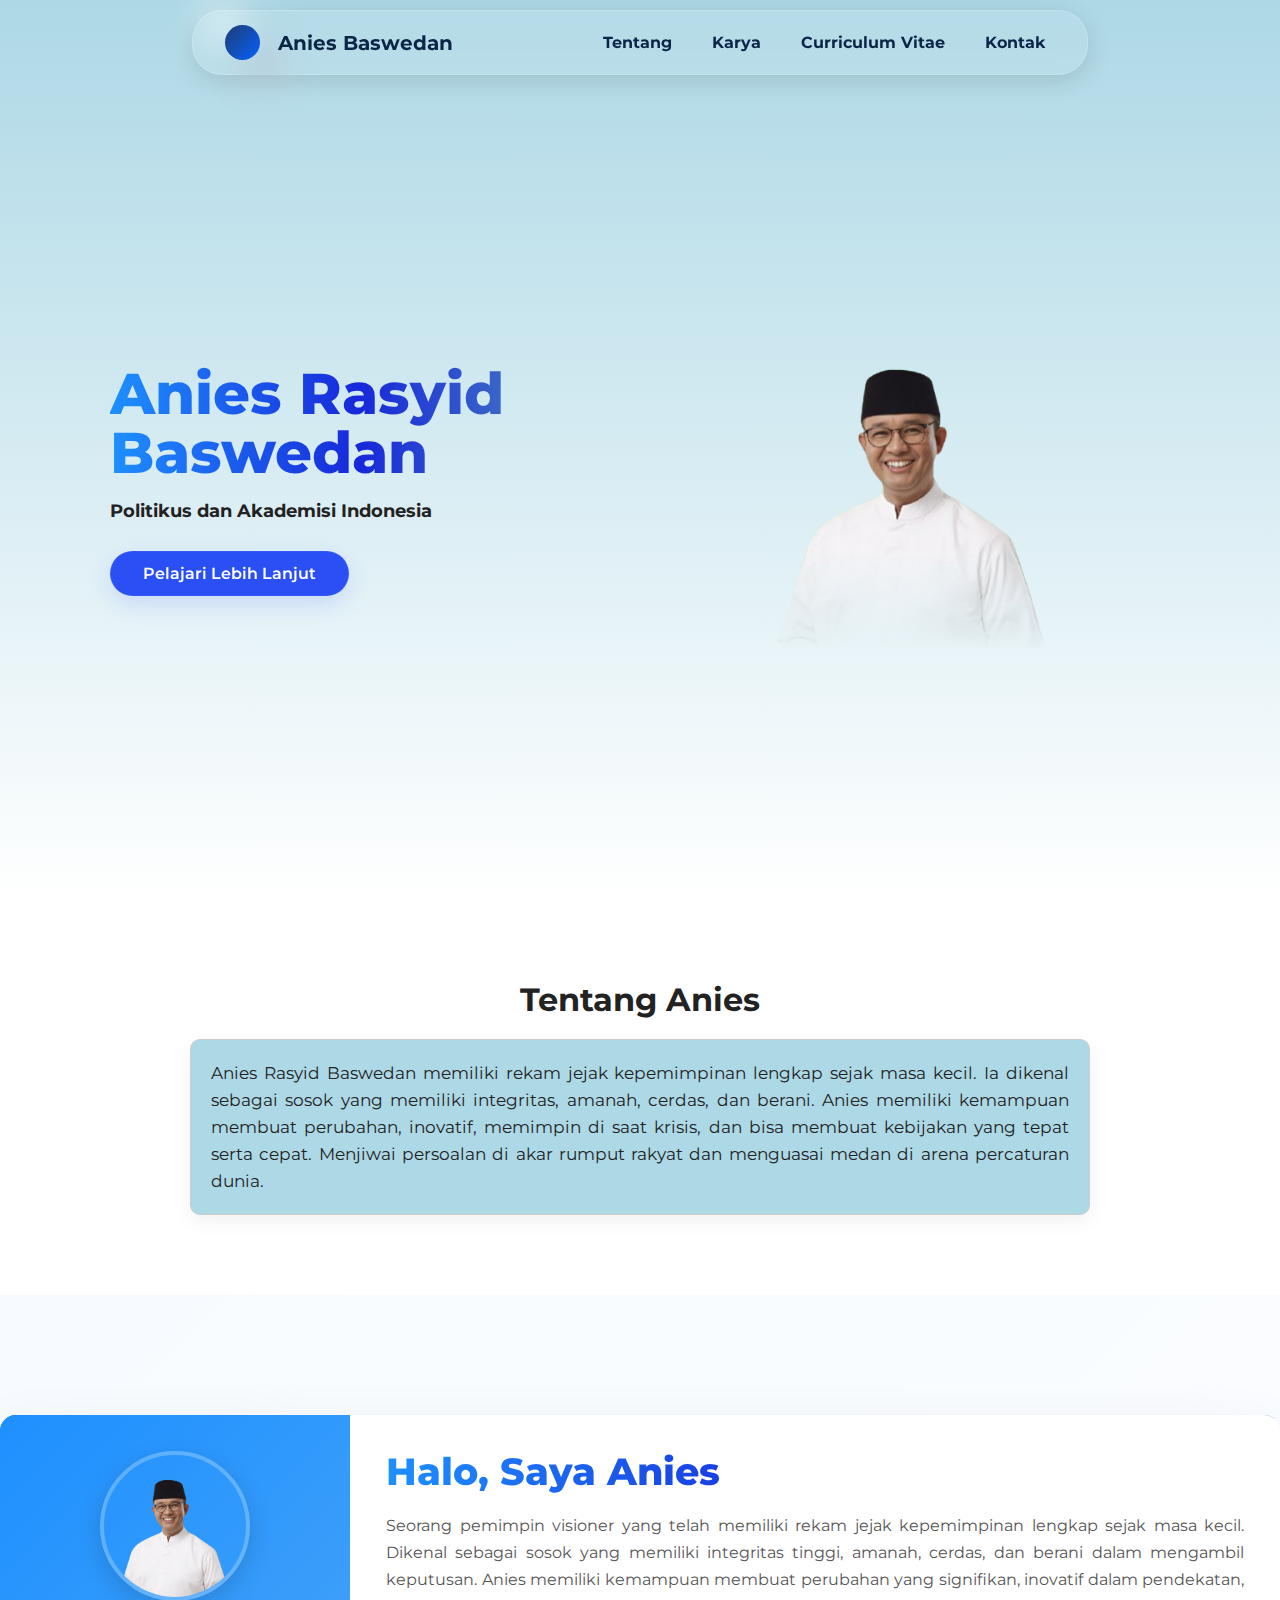
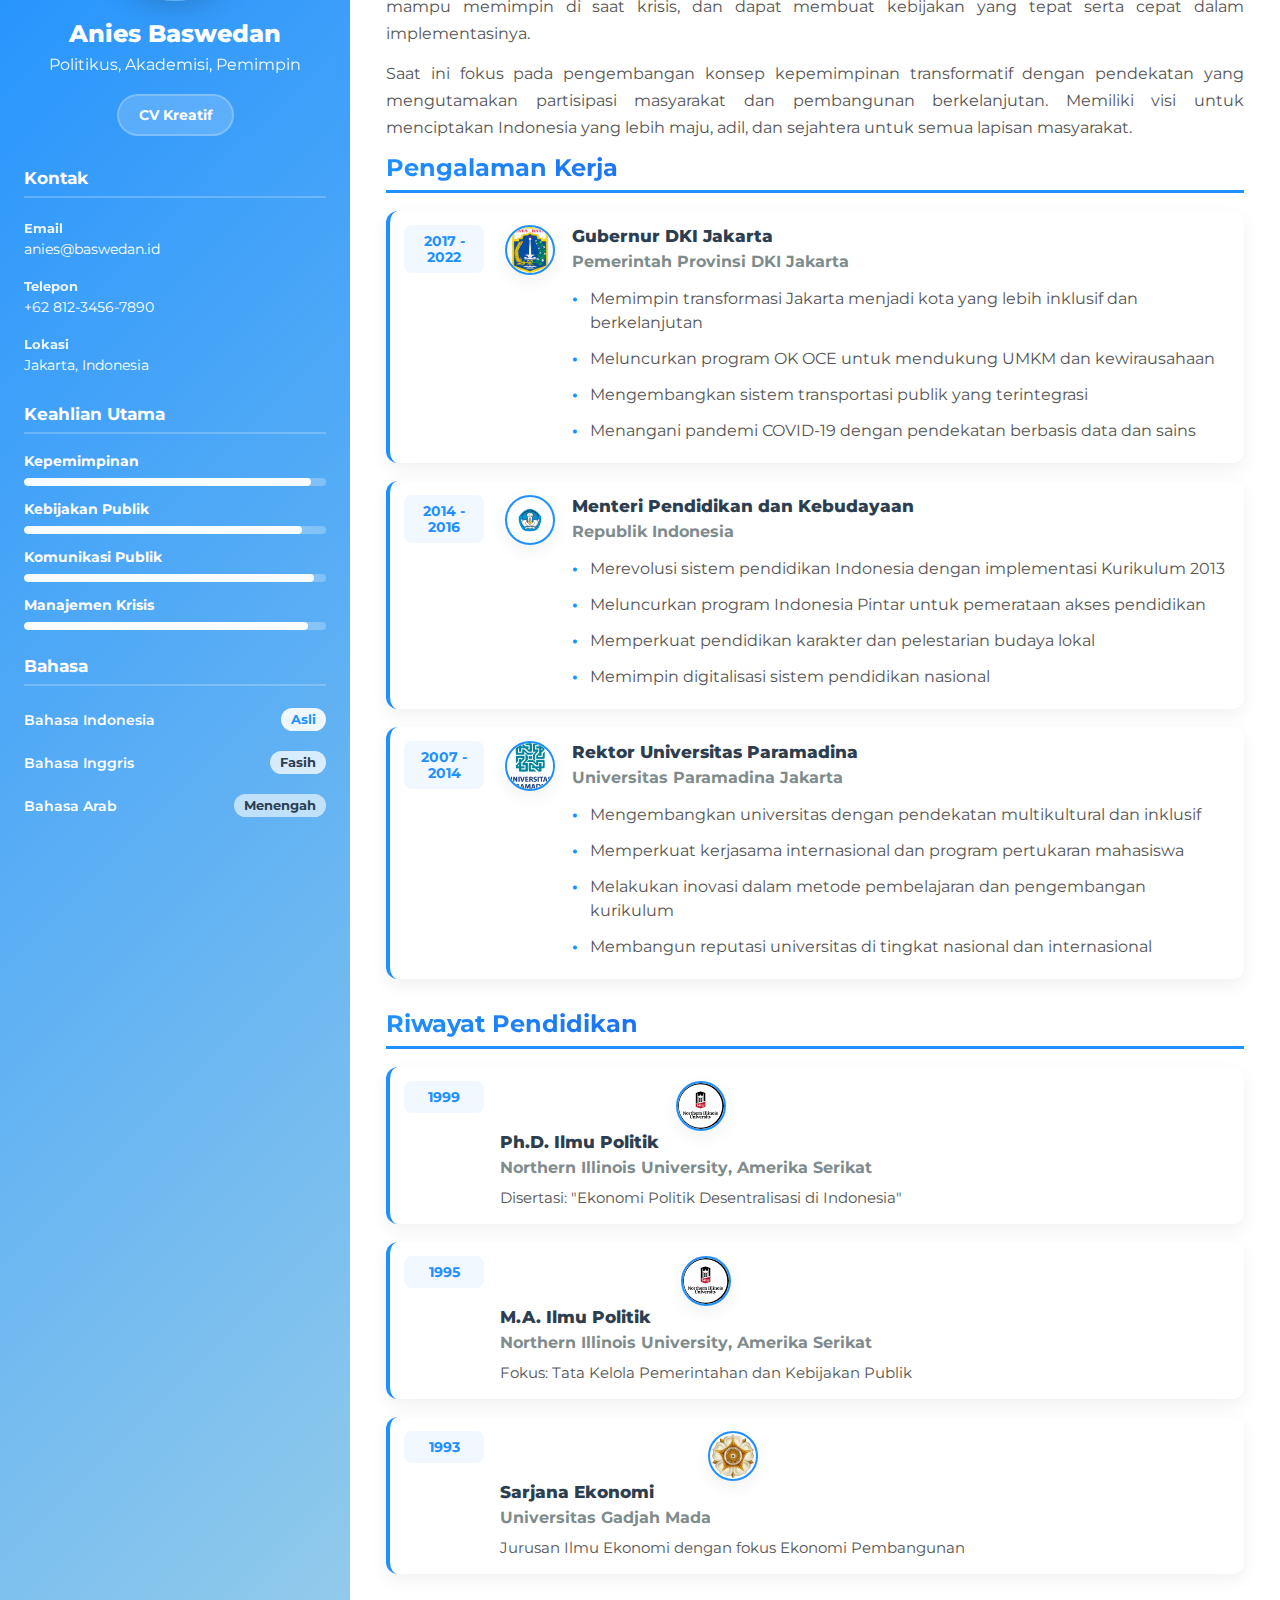
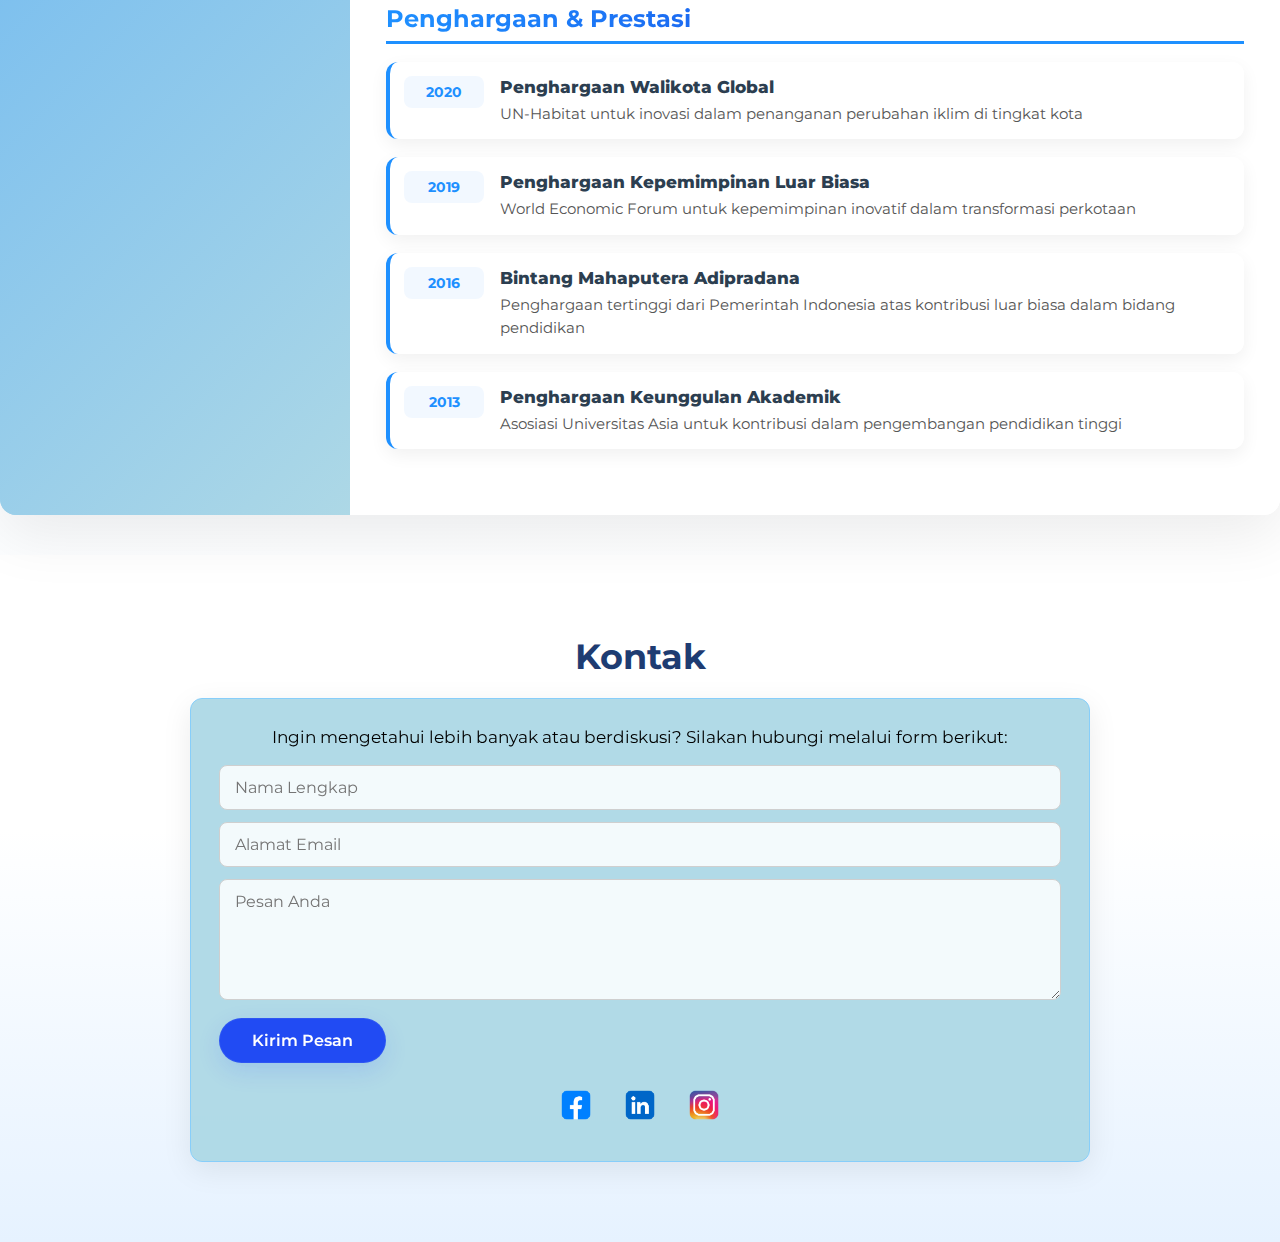
<file: index.html>
<!DOCTYPE html>
<html lang="en">
  <head>
    <meta charset="UTF-8" />
    <meta name="viewport" content="width=device-width, initial-scale=1.0" />
    <title>Anies Baswedan</title>
    <link rel="stylesheet" href="style.css" />
    <link rel="preconnect" href="https://fonts.googleapis.com" />
    <link rel="preconnect" href="https://fonts.gstatic.com" crossorigin />
    <link
      href="https://fonts.googleapis.com/css2?family=Lusitana:wght@400;700&family=Montserrat:ital,wght@0,100..900;1,100..900&display=swap"
      rel="stylesheet"
    />
  </head>
  <body>
    <header>
      <nav>
        <div class="logo-container">
          <div class="circle" aria-hidden="true"></div>
          <div class="logo">Anies Baswedan</div>
        </div>
        <ul class="nav-links">
          <li><a href="#about">Tentang</a></li>
          <li><a href="karya.html">Karya</a></li>
          <li><a href="#cv">Curriculum Vitae</a></li>
          <li><a href="#contact">Kontak</a></li>
        </ul>
      </nav>
    </header>

    <section class="hero">
      <div class="hero-content">
        <div class="text-block">
          <h1>Anies Rasyid Baswedan</h1>
          <p>Politikus dan Akademisi Indonesia</p>
          <a href="#about" class="cta-button">Pelajari Lebih Lanjut</a>
        </div>
        <div class="image-block">
          <img src="assets/abah.png" alt="foto abah" />
        </div>
      </div>
    </section>

    <section id="about">
        <h1>Tentang Anies</h1>
        <div class="about-container">
            <p>Anies Rasyid Baswedan memiliki rekam jejak kepemimpinan lengkap sejak masa kecil. Ia dikenal sebagai sosok yang memiliki integritas, amanah, cerdas, dan berani. Anies memiliki kemampuan membuat perubahan, inovatif, memimpin di saat krisis, dan bisa membuat kebijakan yang tepat serta cepat. Menjiwai persoalan di akar rumput rakyat dan menguasai medan di arena percaturan dunia.</p>
        </div>
    </section>

    <section id="cv">
        <div class="cv-container">
            <div class="cv-sidebar">
                <div class="profile-section">
                    <div class="profile-photo">
                        <img src="assets/abah.png" alt="Anies Baswedan" />
                    </div>
                    <h2 class="profile-name">Anies Baswedan</h2>
                    <p class="profile-title">Politikus, Akademisi, Pemimpin</p>
                    
                    <div class="profile-links">
                        <a href="#" class="cv-button">CV Kreatif</a>
                    </div>
                </div>
                
                <div class="contact-section">
                    <h3>Kontak</h3>
                    <div class="contact-item">
                        <span class="contact-label">Email</span>
                        <span class="contact-value">anies@baswedan.id</span>
                    </div>
                    <div class="contact-item">
                        <span class="contact-label">Telepon</span>
                        <span class="contact-value">+62 812-3456-7890</span>
                    </div>
                    <div class="contact-item">
                        <span class="contact-label">Lokasi</span>
                        <span class="contact-value">Jakarta, Indonesia</span>
                    </div>
                </div>

                <div class="skills-section">
                    <h3>Keahlian Utama</h3>
                    <div class="skill-item">
                        <span class="skill-name">Kepemimpinan</span>
                        <div class="skill-bar">
                            <div class="skill-fill" style="width: 95%"></div>
                        </div>
                    </div>
                    <div class="skill-item">
                        <span class="skill-name">Kebijakan Publik</span>
                        <div class="skill-bar">
                            <div class="skill-fill" style="width: 92%"></div>
                        </div>
                    </div>
                    <div class="skill-item">
                        <span class="skill-name">Komunikasi Publik</span>
                        <div class="skill-bar">
                            <div class="skill-fill" style="width: 96%"></div>
                        </div>
                    </div>
                    <div class="skill-item">
                        <span class="skill-name">Manajemen Krisis</span>
                        <div class="skill-bar">
                            <div class="skill-fill" style="width: 94%"></div>
                        </div>
                    </div>
                </div>

                <div class="languages-section">
                    <h3>Bahasa</h3>
                    <div class="language-item">
                        <span class="language-name">Bahasa Indonesia</span>
                        <span class="language-level native">Asli</span>
                    </div>
                    <div class="language-item">
                        <span class="language-name">Bahasa Inggris</span>
                        <span class="language-level fluent">Fasih</span>
                    </div>
                    <div class="language-item">
                        <span class="language-name">Bahasa Arab</span>
                        <span class="language-level intermediate">Menengah</span>
                    </div>
                </div>
            </div>

            <div class="cv-content">
                <div class="cv-header">
                    <h1>Halo, Saya Anies</h1>
                </div>

                <div class="cv-about">
                    <p>Seorang pemimpin visioner yang telah memiliki rekam jejak kepemimpinan 
                    lengkap sejak masa kecil. Dikenal sebagai sosok yang memiliki integritas tinggi, amanah, cerdas, 
                    dan berani dalam mengambil keputusan. Anies memiliki kemampuan membuat perubahan yang signifikan, 
                    inovatif dalam pendekatan, mampu memimpin di saat krisis, dan dapat membuat kebijakan yang tepat 
                    serta cepat dalam implementasinya.</p>
                    
                    <p>Saat ini fokus pada pengembangan konsep kepemimpinan transformatif dengan pendekatan yang 
                    mengutamakan partisipasi masyarakat dan pembangunan berkelanjutan. Memiliki visi untuk menciptakan 
                    Indonesia yang lebih maju, adil, dan sejahtera untuk semua lapisan masyarakat.</p>
                </div>

                <div class="cv-section">
                    <h2>Pengalaman Kerja</h2>
                    <div class="experience-list">
                        <div class="experience-item">
                            <div class="experience-period">2017 - 2022</div>
                            <div class="experience-content">
                                <div class="experience-logo-container">
                                    <div class="experience-logo">
                                        <img src="assets/DKI Jakarta.png" alt="Logo DKI Jakarta" />
                                    </div>
                                </div>
                                <div class="experience-text">
                                    <h3>Gubernur DKI Jakarta</h3>
                                    <h4>Pemerintah Provinsi DKI Jakarta</h4>
                                    <ul>
                                        <li>Memimpin transformasi Jakarta menjadi kota yang lebih inklusif dan berkelanjutan</li>
                                        <li>Meluncurkan program OK OCE untuk mendukung UMKM dan kewirausahaan</li>
                                        <li>Mengembangkan sistem transportasi publik yang terintegrasi</li>
                                        <li>Menangani pandemi COVID-19 dengan pendekatan berbasis data dan sains</li>
                                    </ul>
                                </div>
                            </div>
                        </div>

                        <div class="experience-item">
                            <div class="experience-period">2014 - 2016</div>
                            <div class="experience-content">
                                <div class="experience-logo-container">
                                    <div class="experience-logo">
                                        <img src="assets/logo_kemdikbud_thumb.png" alt="Logo Kemendikbud" />
                                    </div>
                                </div>
                                <div class="experience-text">
                                    <h3>Menteri Pendidikan dan Kebudayaan</h3>
                                    <h4>Republik Indonesia</h4>
                                    <ul>
                                        <li>Merevolusi sistem pendidikan Indonesia dengan implementasi Kurikulum 2013</li>
                                        <li>Meluncurkan program Indonesia Pintar untuk pemerataan akses pendidikan</li>
                                        <li>Memperkuat pendidikan karakter dan pelestarian budaya lokal</li>
                                        <li>Memimpin digitalisasi sistem pendidikan nasional</li>
                                    </ul>
                                </div>
                            </div>
                        </div>

                        <div class="experience-item">
                            <div class="experience-period">2007 - 2014</div>
                            <div class="experience-content">
                                <div class="experience-logo-container">
                                    <div class="experience-logo">
                                        <img src="assets/Paramadina.jpg" alt="Logo Universitas Paramadina" />
                                    </div>
                                </div>
                                <div class="experience-text">
                                    <h3>Rektor Universitas Paramadina</h3>
                                    <h4>Universitas Paramadina Jakarta</h4>
                                    <ul>
                                        <li>Mengembangkan universitas dengan pendekatan multikultural dan inklusif</li>
                                        <li>Memperkuat kerjasama internasional dan program pertukaran mahasiswa</li>
                                        <li>Melakukan inovasi dalam metode pembelajaran dan pengembangan kurikulum</li>
                                        <li>Membangun reputasi universitas di tingkat nasional dan internasional</li>
                                    </ul>
                                </div>
                            </div>
                        </div>
                    </div>
                </div>

                <div class="cv-section">
                    <h2>Riwayat Pendidikan</h2>
                    <div class="education-list">
                        <div class="education-item">
                            <div class="education-period">1999</div>
                            <div class="education-content">
                                <div class="education-logo-container">
                                    <div class="education-logo">
                                        <img src="assets/NIU University.png" alt="Logo Northern Illinois University" />
                                    </div>
                                </div>
                                <div class="education-text">
                                    <h3>Ph.D. Ilmu Politik</h3>
                                    <h4>Northern Illinois University, Amerika Serikat</h4>
                                    <p>Disertasi: "Ekonomi Politik Desentralisasi di Indonesia"</p>
                                </div>
                            </div>
                        </div>

                        <div class="education-item">
                            <div class="education-period">1995</div>
                            <div class="education-content">
                                <div class="education-logo-container">
                                    <div class="education-logo">
                                        <img src="assets/NIU University.png" alt="Logo Northern Illinois University" />
                                    </div>
                                </div>
                                <div class="education-text">
                                    <h3>M.A. Ilmu Politik</h3>
                                    <h4>Northern Illinois University, Amerika Serikat</h4>
                                    <p>Fokus: Tata Kelola Pemerintahan dan Kebijakan Publik</p>
                                </div>
                            </div>
                        </div>

                        <div class="education-item">
                            <div class="education-period">1993</div>
                            <div class="education-content">
                                <div class="education-logo-container">
                                    <div class="education-logo">
                                        <img src="assets/Logo UGM.png" alt="Logo Universitas Gadjah Mada" />
                                    </div>
                                </div>
                                <div class="education-text">
                                    <h3>Sarjana Ekonomi</h3>
                                    <h4>Universitas Gadjah Mada</h4>
                                    <p>Jurusan Ilmu Ekonomi dengan fokus Ekonomi Pembangunan</p>
                                </div>
                            </div>
                        </div>
                    </div>
                </div>

                <div class="cv-section">
                    <h2>Penghargaan & Prestasi</h2>
                    <div class="awards-list">
                        <div class="award-item">
                            <div class="award-year">2020</div>
                            <div class="award-content">
                                <h3>Penghargaan Walikota Global</h3>
                                <p>UN-Habitat untuk inovasi dalam penanganan perubahan iklim di tingkat kota</p>
                            </div>
                        </div>

                        <div class="award-item">
                            <div class="award-year">2019</div>
                            <div class="award-content">
                                <h3>Penghargaan Kepemimpinan Luar Biasa</h3>
                                <p>World Economic Forum untuk kepemimpinan inovatif dalam transformasi perkotaan</p>
                            </div>
                        </div>

                        <div class="award-item">
                            <div class="award-year">2016</div>
                            <div class="award-content">
                                <h3>Bintang Mahaputera Adipradana</h3>
                                <p>Penghargaan tertinggi dari Pemerintah Indonesia atas kontribusi luar biasa dalam bidang pendidikan</p>
                            </div>
                        </div>

                        <div class="award-item">
                            <div class="award-year">2013</div>
                            <div class="award-content">
                                <h3>Penghargaan Keunggulan Akademik</h3>
                                <p>Asosiasi Universitas Asia untuk kontribusi dalam pengembangan pendidikan tinggi</p>
                            </div>
                        </div>
                    </div>
                </div>
            </div>
        </div>
    </section>

    <section id="contact">
      <h1>Kontak</h1>
      <div class="contact-container">
        <p>Ingin mengetahui lebih banyak atau berdiskusi? Silakan hubungi melalui form berikut:</p>
    
      <form class="contact-form">
        <input type="text" placeholder="Nama Lengkap" required>
        <input type="email" placeholder="Alamat Email" required>
        <textarea placeholder="Pesan Anda" rows="5" required></textarea>
        <button type="submit" class="cta-button">Kirim Pesan</button>
      </form>

      <div class="social-links">
        <a href="https://www.facebook.com/aniesbaswedan" target="_blank"><img src="assets/fb.png" alt="Facebook"></a>
        <a href="https://www.linkedin.com/in/aniesrasyidbaswedan/" target="_blank"><img src="assets/linkedin.png" alt="LinkedIn"></a>
        <a href="https://www.instagram.com/aniesbaswedan/" target="_blank"><img src="assets/ig.png" alt="Instagram"></a>
      </div>
  </div>
</section>

  </body>
</html>
</file>
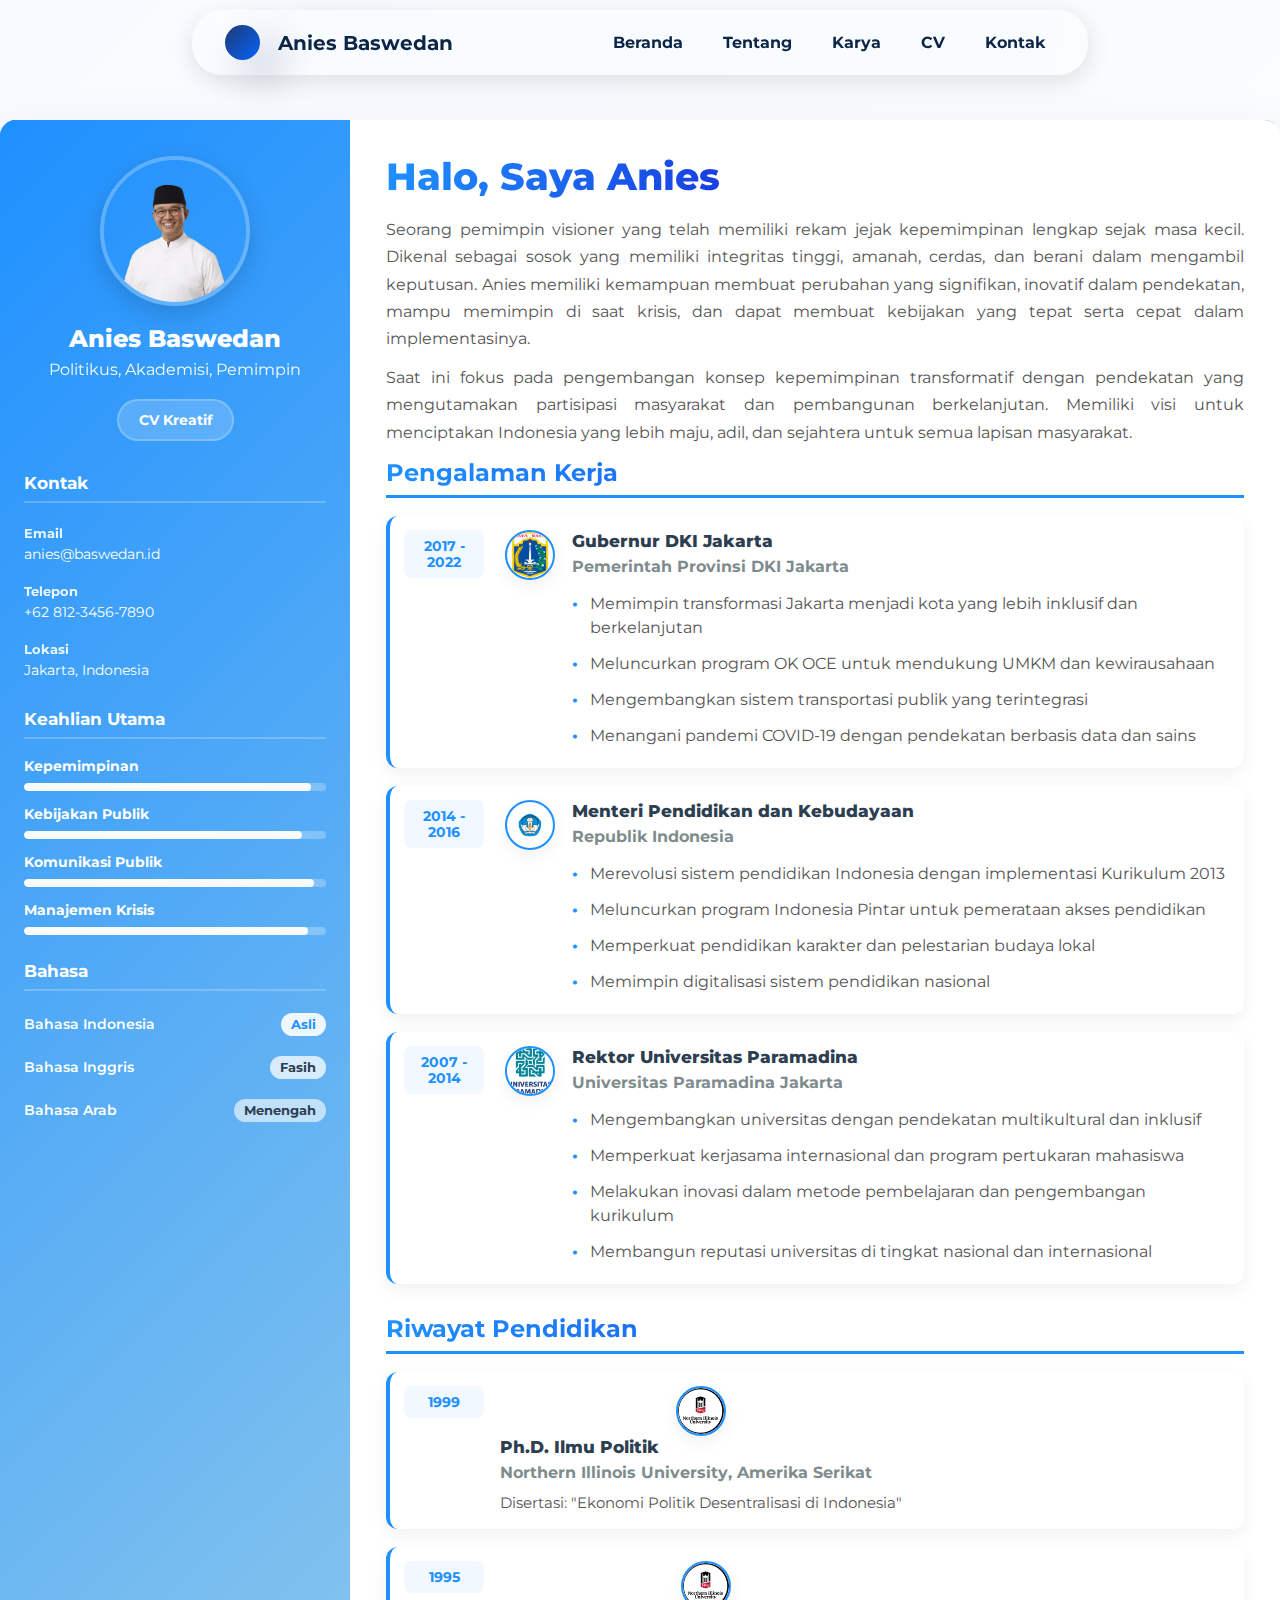
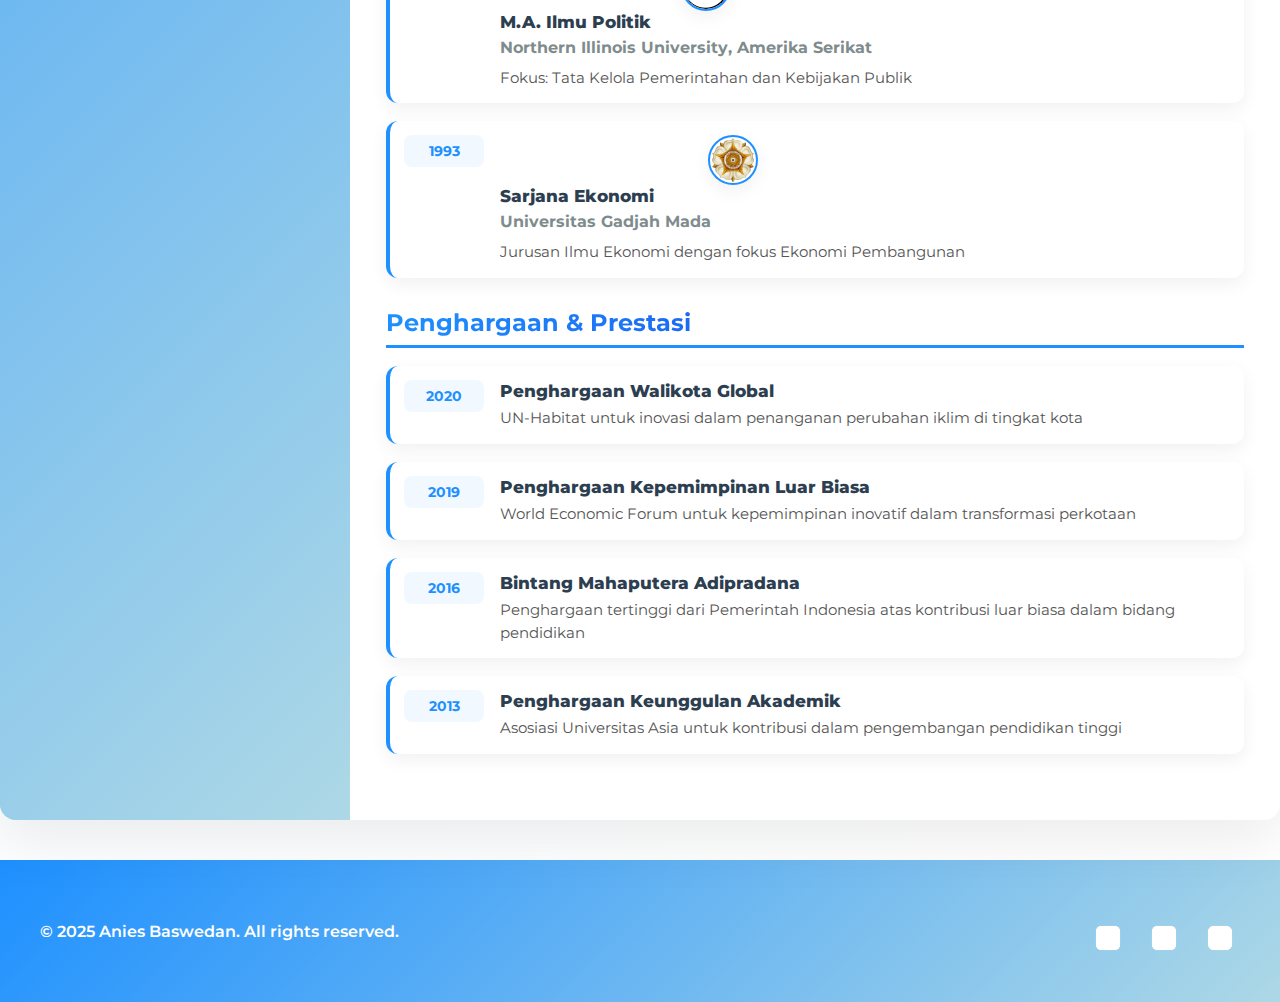
<file: cv.html>
<!DOCTYPE html>
<html lang="en">
  <head>
    <meta charset="UTF-8" />
    <meta name="viewport" content="width=device-width, initial-scale=1.0" />
    <title>CV - Anies Baswedan</title>
    <link rel="stylesheet" href="style.css" />
    <link rel="preconnect" href="https://fonts.googleapis.com" />
    <link rel="preconnect" href="https://fonts.gstatic.com" crossorigin />
    <link
      href="https://fonts.googleapis.com/css2?family=Lusitana:wght@400;700&family=Montserrat:ital,wght@0,100..900;1,100..900&display=swap"
      rel="stylesheet"
    />
  </head>
  <body>
    <header>
      <nav>
        <div class="logo-container">
          <div class="circle" aria-hidden="true"></div>
          <div class="logo">Anies Baswedan</div>
        </div>
        <ul class="nav-links">
          <li><a href="index.html">Beranda</a></li>
          <li><a href="index.html#about">Tentang</a></li>
          <li><a href="karya.html">Karya</a></li>
          <li><a href="#cv" class="active">CV</a></li>
          <li><a href="index.html#contact">Kontak</a></li>
        </ul>
      </nav>
    </header>

    <section id="cv">
        <div class="cv-container">
            <div class="cv-sidebar">
                <div class="profile-section">
                    <div class="profile-photo">
                        <img src="assets/abah.png" alt="Anies Baswedan" />
                    </div>
                    <h2 class="profile-name">Anies Baswedan</h2>
                    <p class="profile-title">Politikus, Akademisi, Pemimpin</p>
                    
                    <div class="profile-links">
                        <a href="#" class="cv-button">CV Kreatif</a>
                    </div>
                </div>
                
                <div class="contact-section">
                    <h3>Kontak</h3>
                    <div class="contact-item">
                        <span class="contact-label">Email</span>
                        <span class="contact-value">anies@baswedan.id</span>
                    </div>
                    <div class="contact-item">
                        <span class="contact-label">Telepon</span>
                        <span class="contact-value">+62 812-3456-7890</span>
                    </div>
                    <div class="contact-item">
                        <span class="contact-label">Lokasi</span>
                        <span class="contact-value">Jakarta, Indonesia</span>
                    </div>
                </div>

                <div class="skills-section">
                    <h3>Keahlian Utama</h3>
                    <div class="skill-item">
                        <span class="skill-name">Kepemimpinan</span>
                        <div class="skill-bar">
                            <div class="skill-fill" style="width: 95%"></div>
                        </div>
                    </div>
                    <div class="skill-item">
                        <span class="skill-name">Kebijakan Publik</span>
                        <div class="skill-bar">
                            <div class="skill-fill" style="width: 92%"></div>
                        </div>
                    </div>
                    <div class="skill-item">
                        <span class="skill-name">Komunikasi Publik</span>
                        <div class="skill-bar">
                            <div class="skill-fill" style="width: 96%"></div>
                        </div>
                    </div>
                    <div class="skill-item">
                        <span class="skill-name">Manajemen Krisis</span>
                        <div class="skill-bar">
                            <div class="skill-fill" style="width: 94%"></div>
                        </div>
                    </div>
                </div>

                <div class="languages-section">
                    <h3>Bahasa</h3>
                    <div class="language-item">
                        <span class="language-name">Bahasa Indonesia</span>
                        <span class="language-level native">Asli</span>
                    </div>
                    <div class="language-item">
                        <span class="language-name">Bahasa Inggris</span>
                        <span class="language-level fluent">Fasih</span>
                    </div>
                    <div class="language-item">
                        <span class="language-name">Bahasa Arab</span>
                        <span class="language-level intermediate">Menengah</span>
                    </div>
                </div>
            </div>

            <div class="cv-content">
                <div class="cv-header">
                    <h1>Halo, Saya Anies</h1>
                </div>

                <div class="cv-about">
                    <p>Seorang pemimpin visioner yang telah memiliki rekam jejak kepemimpinan 
                    lengkap sejak masa kecil. Dikenal sebagai sosok yang memiliki integritas tinggi, amanah, cerdas, 
                    dan berani dalam mengambil keputusan. Anies memiliki kemampuan membuat perubahan yang signifikan, 
                    inovatif dalam pendekatan, mampu memimpin di saat krisis, dan dapat membuat kebijakan yang tepat 
                    serta cepat dalam implementasinya.</p>
                    
                    <p>Saat ini fokus pada pengembangan konsep kepemimpinan transformatif dengan pendekatan yang 
                    mengutamakan partisipasi masyarakat dan pembangunan berkelanjutan. Memiliki visi untuk menciptakan 
                    Indonesia yang lebih maju, adil, dan sejahtera untuk semua lapisan masyarakat.</p>
                </div>

                <div class="cv-section">
                    <h2>Pengalaman Kerja</h2>
                    <div class="experience-list">
                        <div class="experience-item">
                            <div class="experience-period">2017 - 2022</div>
                            <div class="experience-content">
                                <div class="experience-logo-container">
                                    <div class="experience-logo">
                                        <img src="assets/DKI Jakarta.png" alt="Logo DKI Jakarta" />
                                    </div>
                                </div>
                                <div class="experience-text">
                                    <h3>Gubernur DKI Jakarta</h3>
                                    <h4>Pemerintah Provinsi DKI Jakarta</h4>
                                    <ul>
                                        <li>Memimpin transformasi Jakarta menjadi kota yang lebih inklusif dan berkelanjutan</li>
                                        <li>Meluncurkan program OK OCE untuk mendukung UMKM dan kewirausahaan</li>
                                        <li>Mengembangkan sistem transportasi publik yang terintegrasi</li>
                                        <li>Menangani pandemi COVID-19 dengan pendekatan berbasis data dan sains</li>
                                    </ul>
                                </div>
                            </div>
                        </div>

                        <div class="experience-item">
                            <div class="experience-period">2014 - 2016</div>
                            <div class="experience-content">
                                <div class="experience-logo-container">
                                    <div class="experience-logo">
                                        <img src="assets/logo_kemdikbud_thumb.png" alt="Logo Kemendikbud" />
                                    </div>
                                </div>
                                <div class="experience-text">
                                    <h3>Menteri Pendidikan dan Kebudayaan</h3>
                                    <h4>Republik Indonesia</h4>
                                    <ul>
                                        <li>Merevolusi sistem pendidikan Indonesia dengan implementasi Kurikulum 2013</li>
                                        <li>Meluncurkan program Indonesia Pintar untuk pemerataan akses pendidikan</li>
                                        <li>Memperkuat pendidikan karakter dan pelestarian budaya lokal</li>
                                        <li>Memimpin digitalisasi sistem pendidikan nasional</li>
                                    </ul>
                                </div>
                            </div>
                        </div>

                        <div class="experience-item">
                            <div class="experience-period">2007 - 2014</div>
                            <div class="experience-content">
                                <div class="experience-logo-container">
                                    <div class="experience-logo">
                                        <img src="assets/Paramadina.jpg" alt="Logo Universitas Paramadina" />
                                    </div>
                                </div>
                                <div class="experience-text">
                                    <h3>Rektor Universitas Paramadina</h3>
                                    <h4>Universitas Paramadina Jakarta</h4>
                                    <ul>
                                        <li>Mengembangkan universitas dengan pendekatan multikultural dan inklusif</li>
                                        <li>Memperkuat kerjasama internasional dan program pertukaran mahasiswa</li>
                                        <li>Melakukan inovasi dalam metode pembelajaran dan pengembangan kurikulum</li>
                                        <li>Membangun reputasi universitas di tingkat nasional dan internasional</li>
                                    </ul>
                                </div>
                            </div>
                        </div>
                    </div>
                </div>

                <div class="cv-section">
                    <h2>Riwayat Pendidikan</h2>
                    <div class="education-list">
                        <div class="education-item">
                            <div class="education-period">1999</div>
                            <div class="education-content">
                                <div class="education-logo-container">
                                    <div class="education-logo">
                                        <img src="assets/NIU University.png" alt="Logo Northern Illinois University" />
                                    </div>
                                </div>
                                <div class="education-text">
                                    <h3>Ph.D. Ilmu Politik</h3>
                                    <h4>Northern Illinois University, Amerika Serikat</h4>
                                    <p>Disertasi: "Ekonomi Politik Desentralisasi di Indonesia"</p>
                                </div>
                            </div>
                        </div>

                        <div class="education-item">
                            <div class="education-period">1995</div>
                            <div class="education-content">
                                <div class="education-logo-container">
                                    <div class="education-logo">
                                        <img src="assets/NIU University.png" alt="Logo Northern Illinois University" />
                                    </div>
                                </div>
                                <div class="education-text">
                                    <h3>M.A. Ilmu Politik</h3>
                                    <h4>Northern Illinois University, Amerika Serikat</h4>
                                    <p>Fokus: Tata Kelola Pemerintahan dan Kebijakan Publik</p>
                                </div>
                            </div>
                        </div>

                        <div class="education-item">
                            <div class="education-period">1993</div>
                            <div class="education-content">
                                <div class="education-logo-container">
                                    <div class="education-logo">
                                        <img src="assets/Logo UGM.png" alt="Logo Universitas Gadjah Mada" />
                                    </div>
                                </div>
                                <div class="education-text">
                                    <h3>Sarjana Ekonomi</h3>
                                    <h4>Universitas Gadjah Mada</h4>
                                    <p>Jurusan Ilmu Ekonomi dengan fokus Ekonomi Pembangunan</p>
                                </div>
                            </div>
                        </div>
                    </div>
                </div>

                <div class="cv-section">
                    <h2>Penghargaan & Prestasi</h2>
                    <div class="awards-list">
                        <div class="award-item">
                            <div class="award-year">2020</div>
                            <div class="award-content">
                                <h3>Penghargaan Walikota Global</h3>
                                <p>UN-Habitat untuk inovasi dalam penanganan perubahan iklim di tingkat kota</p>
                            </div>
                        </div>

                        <div class="award-item">
                            <div class="award-year">2019</div>
                            <div class="award-content">
                                <h3>Penghargaan Kepemimpinan Luar Biasa</h3>
                                <p>World Economic Forum untuk kepemimpinan inovatif dalam transformasi perkotaan</p>
                            </div>
                        </div>

                        <div class="award-item">
                            <div class="award-year">2016</div>
                            <div class="award-content">
                                <h3>Bintang Mahaputera Adipradana</h3>
                                <p>Penghargaan tertinggi dari Pemerintah Indonesia atas kontribusi luar biasa dalam bidang pendidikan</p>
                            </div>
                        </div>

                        <div class="award-item">
                            <div class="award-year">2013</div>
                            <div class="award-content">
                                <h3>Penghargaan Keunggulan Akademik</h3>
                                <p>Asosiasi Universitas Asia untuk kontribusi dalam pengembangan pendidikan tinggi</p>
                            </div>
                        </div>
                    </div>
                </div>
            </div>
        </div>
    </section>

    <footer>
      <div class="footer-content">
        <p>&copy; 2025 Anies Baswedan. All rights reserved.</p>
        <div class="social-links">
          <a href="https://www.facebook.com/aniesbaswedan" target="_blank"><img src="assets/fb.png" alt="Facebook"></a>
          <a href="https://www.linkedin.com/in/aniesrasyidbaswedan/" target="_blank"><img src="assets/linkedin.png" alt="LinkedIn"></a>
          <a href="https://www.instagram.com/aniesbaswedan/" target="_blank"><img src="assets/ig.png" alt="Instagram"></a>
        </div>
      </div>
    </footer>

  </body>
</html>
</file>
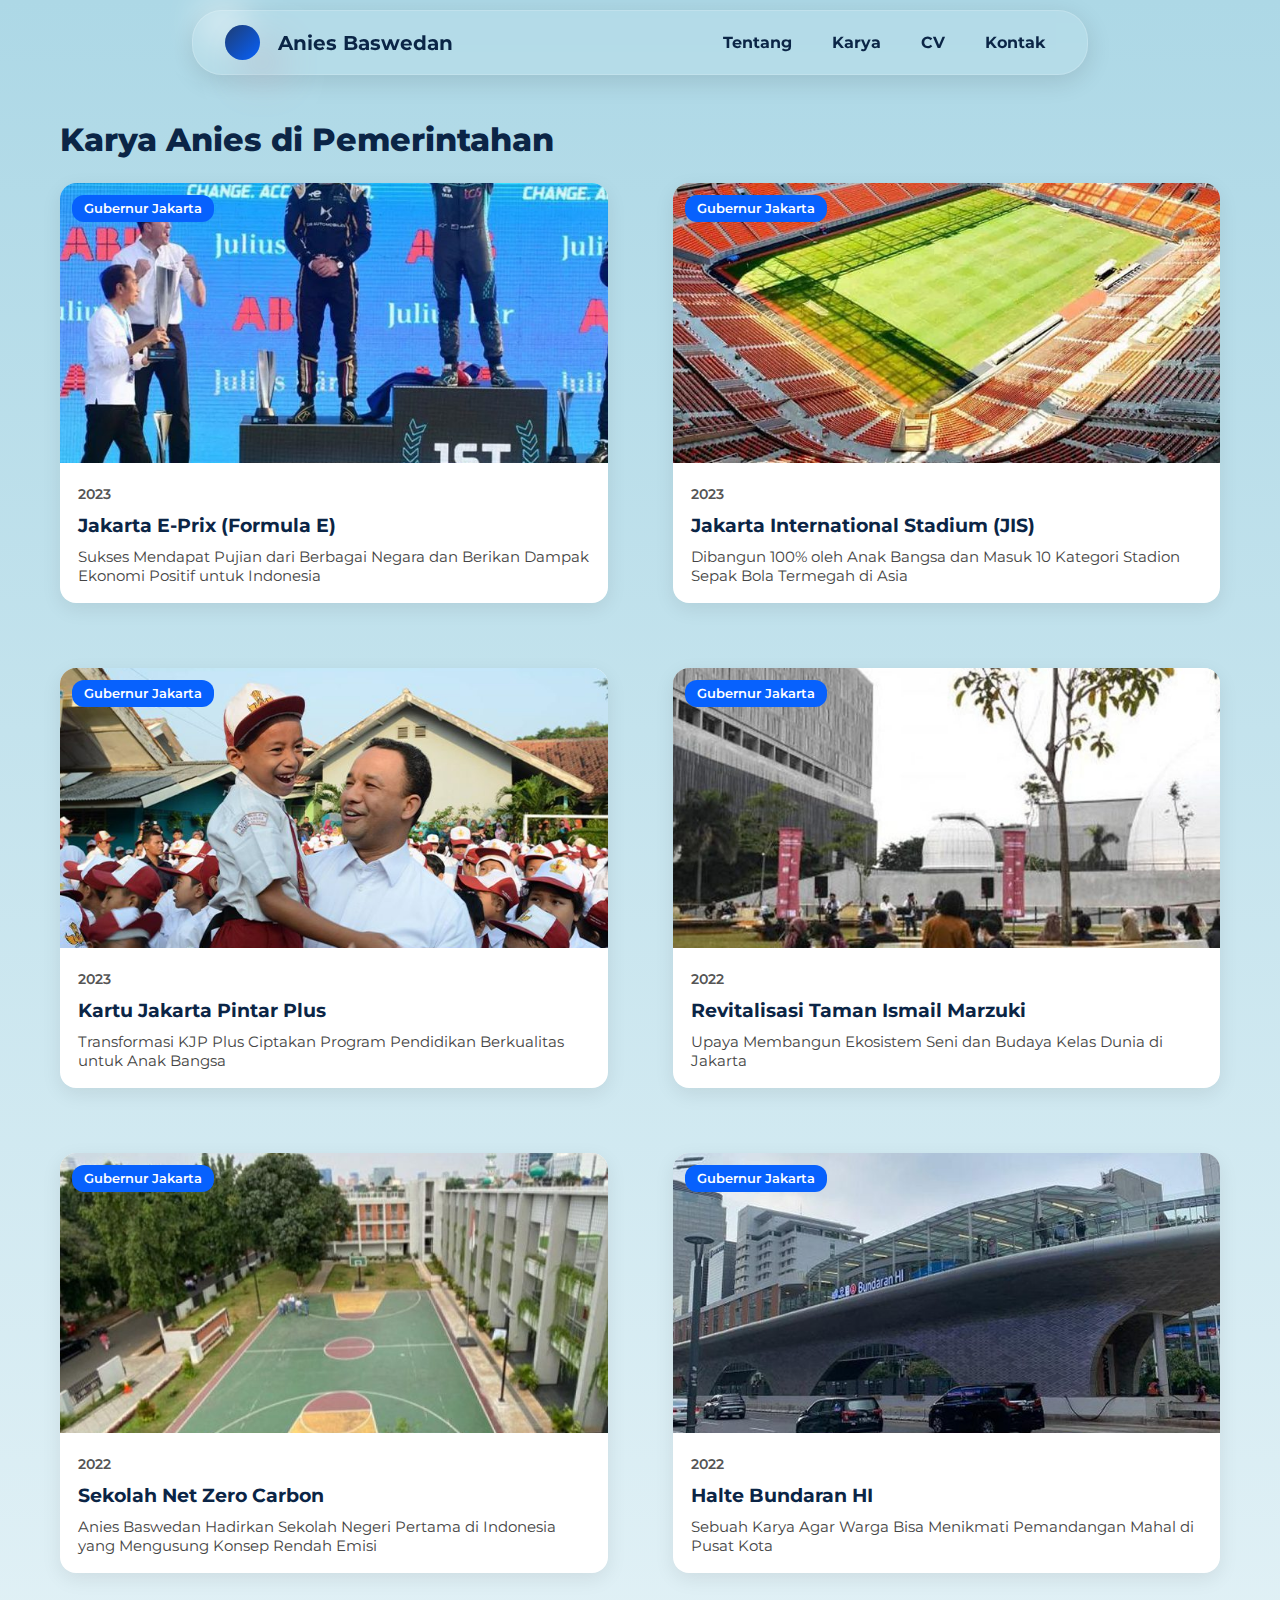
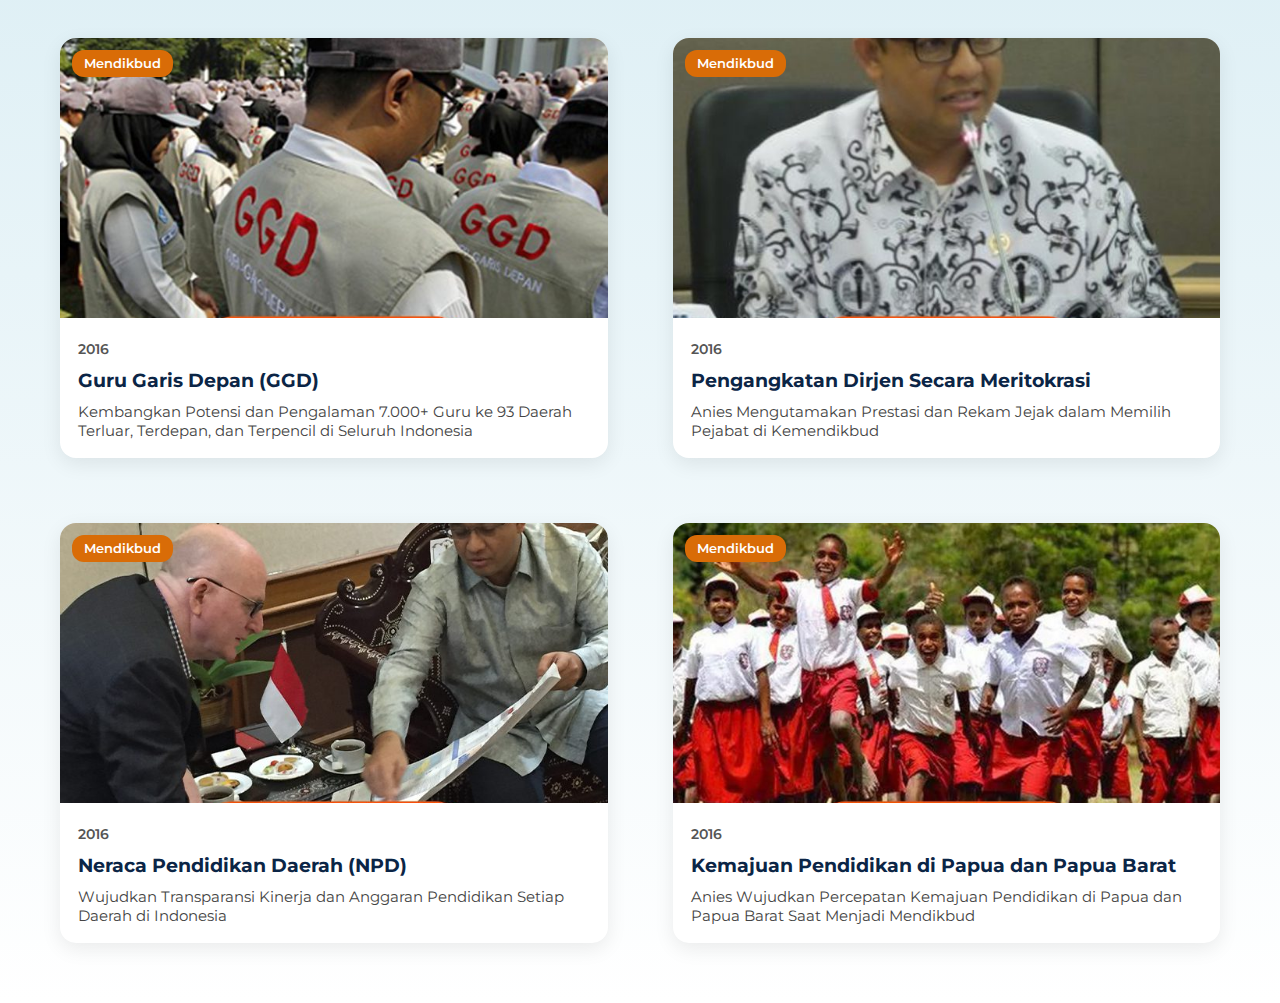
<file: karya.html>
<!DOCTYPE html>
<html lang="en">
  <head>
    <meta charset="UTF-8" />
    <meta name="viewport" content="width=device-width, initial-scale=1.0" />
    <title>Anies Baswedan</title>
    <link rel="stylesheet" href="style.css" />
    <link rel="preconnect" href="https://fonts.googleapis.com" />
    <link rel="preconnect" href="https://fonts.gstatic.com" crossorigin />
    <link
      href="https://fonts.googleapis.com/css2?family=Lusitana:wght@400;700&family=Montserrat:ital,wght@0,100..900;1,100..900&display=swap"
      rel="stylesheet"
    />
  </head>
  <body>
    <header>
      <nav>
        <div class="logo-container">
          <div class="circle"></div>
          <div class="logo">Anies Baswedan</div>
        </div>
        <ul class="nav-links">
          <li><a href="index.html#about">Tentang</a></li>
          <li><a href="karya.html">Karya</a></li>
          <li><a href="cv.html">CV</a></li>
          <li><a href="index.html#contact">Kontak</a></li>
        </ul>
      </nav>
    </header>

    <!-- ===== Section Karya ===== -->
    <section class="section-karya">
      <h2>Karya Anies di Pemerintahan</h2>

      <!-- Card Grid -->
      <div class="card-grid">
        <!-- Card 1 -->
        <div class="card">
          <div class="card-img-wrapper">
            <img src="assets/formula e.jpg" alt="Jakarta E-Prix" />
            <span class="badge-gubernur">Gubernur Jakarta</span>
          </div>
          <div class="card-content">
            <span class="year">2023</span>
            <h3>Jakarta E-Prix (Formula E)</h3>
            <p>
              Sukses Mendapat Pujian dari Berbagai Negara dan Berikan Dampak
              Ekonomi Positif untuk Indonesia
            </p>
          </div>
        </div>

        <!-- Card 2 -->
        <div class="card">
          <div class="card-img-wrapper">
            <img src="assets/JIS.jpg" alt="Jakarta International Stadium" />
            <span class="badge-gubernur">Gubernur Jakarta</span>
          </div>
          <div class="card-content">
            <span class="year">2023</span>
            <h3>Jakarta International Stadium (JIS)</h3>
            <p>
              Dibangun 100% oleh Anak Bangsa dan Masuk 10 Kategori Stadion
              Sepak Bola Termegah di Asia
            </p>
          </div>
        </div>

         <div class="card">
          <div class="card-img-wrapper">
            <img src="assets/KJP.jpg" alt="Kartu Jakarta Pintar Plus" />
            <span class="badge-gubernur">Gubernur Jakarta</span>
          </div>
          <div class="card-content">
            <span class="year">2023</span>
            <h3>Kartu Jakarta Pintar Plus</h3>
            <p>
              Transformasi KJP Plus Ciptakan Program Pendidikan Berkualitas untuk Anak Bangsa
            </p>
          </div>
        </div>

         <div class="card">
          <div class="card-img-wrapper">
            <img src="assets/TIM.jpg" alt="Revitalisasi Taman Ismail Marzuki" />
            <span class="badge-gubernur">Gubernur Jakarta</span>
          </div>
          <div class="card-content">
            <span class="year">2022</span>
            <h3>Revitalisasi Taman Ismail Marzuki </h3>
            <p>
              Upaya Membangun Ekosistem Seni dan Budaya Kelas Dunia di Jakarta
            </p>
          </div>
        </div>

         <div class="card">
          <div class="card-img-wrapper">
            <img src="assets/Zarokarbon.jpg" alt="Sekolah Net Zero Carbon" />
            <span class="badge-gubernur">Gubernur Jakarta</span>
          </div>
          <div class="card-content">
            <span class="year">2022</span>
            <h3>Sekolah Net Zero Carbon </h3>
            <p>
              Anies Baswedan Hadirkan Sekolah Negeri Pertama di Indonesia yang Mengusung Konsep Rendah Emisi
            </p>
          </div>
        </div>

         <div class="card">
          <div class="card-img-wrapper">
            <img src="assets/HalteBHI.jpg" alt="Halte Bundaran HI" />
            <span class="badge-gubernur">Gubernur Jakarta</span>
          </div>
          <div class="card-content">
            <span class="year">2022</span>
            <h3> Halte Bundaran HI</h3>
            <p>
             Sebuah Karya Agar Warga Bisa Menikmati Pemandangan Mahal di Pusat Kota
            </p>
          </div>
        </div>

         <div class="card">
          <div class="card-img-wrapper">
            <img src="assets/Guru.jpg" alt="Guru Garis Depan (GGD)" />
            <span class="badge-mendikbud">Mendikbud</span>
          </div>
          <div class="card-content">
            <span class="year">2016</span>
            <h3>Guru Garis Depan (GGD) </h3>
            <p>
              Kembangkan Potensi dan Pengalaman 7.000+ Guru ke 93 Daerah Terluar, Terdepan, dan Terpencil di Seluruh Indonesia
            </p>
          </div>
        </div>

         <div class="card">
          <div class="card-img-wrapper">
            <img src="assets/MengangkatDirjen.jpg" alt="Pengangkatan Dirjen Secara Meritokrasi" />
            <span class="badge-mendikbud">Mendikbud</span>
          </div>
          <div class="card-content">
            <span class="year">2016</span>
            <h3>Pengangkatan Dirjen Secara Meritokrasi </h3>
            <p>
              Anies Mengutamakan Prestasi dan Rekam Jejak dalam Memilih Pejabat di Kemendikbud
            </p>
          </div>
        </div>

        <div class="card">
          <div class="card-img-wrapper">
            <img src="assets/Neraca.jpg" alt="Neraca Pendidikan Daerah (NPD)" />
            <span class="badge-mendikbud">Mendikbud</span>
          </div>
          <div class="card-content">
            <span class="year">2016</span>
            <h3>Neraca Pendidikan Daerah (NPD) </h3>
            <p>
              Wujudkan Transparansi Kinerja dan Anggaran Pendidikan Setiap Daerah di Indonesia
            </p>
          </div>
        </div>

        <div class="card">
          <div class="card-img-wrapper">
            <img src="assets/Pendidikan.jpg" alt="Kemajuan Pendidikan di Papua dan Papua Barat" />
            <span class="badge-mendikbud">Mendikbud</span>
          </div>
          <div class="card-content">
            <span class="year">2016</span>
            <h3>Kemajuan Pendidikan di Papua dan Papua Barat </h3>
            <p>
             Anies Wujudkan Percepatan Kemajuan Pendidikan di Papua dan Papua Barat Saat Menjadi Mendikbud
            </p>
          </div>
        </div>
      </div>
    </section>
  </body>
</html>
</file>
<file: style.css>
/* ========= Global ========= */
*{
    margin: 0;
    padding: 0;
    box-sizing: border-box;
    font-family: 'Montserrat', sans-serif;
}

html {
    scroll-behavior: smooth;
}

body {
    background: #f7fbff;
    color: #222;
    -webkit-font-smoothing: antialiased;
    -moz-osx-font-smoothing: grayscale;
}

/* ========= Header / Nav ========= */
header {
    background: rgba(255, 255, 255, 0.08);
    color: black;
    padding: 14px 20px;
    position: fixed;
    top: 10px;            /* gunakan top, jangan margin-top */
    left: 0;
    right: 0;
    width: 70%;
    margin: 0 auto;
    z-index: 1000;
    border-radius: 30px;
    backdrop-filter: blur(12px);
    -webkit-backdrop-filter: blur(12px);
    border: 1px solid rgba(255, 255, 255, 0.18);
    box-shadow: 0 6px 26px rgba(0, 0, 0, 0.12);
}

nav {
    display: flex;
    justify-content: space-between;
    align-items: center;
    max-width: 1100px;
    margin: 0 auto;
    padding: 0 12px;
}

.logo-container {
    display: flex;
    align-items: center;
    gap: 18px;
}

.logo {
    font-size: 1.25rem;
    font-weight: 700;
    color: #0b2546;
}

/* Circle indicator */
.circle {
    width: 35px;
    height: 35px;
    background: linear-gradient(135deg, #1e3c72, #0761fd);
    border-radius: 50%;
    display: flex;
    cursor: pointer;
    transition: transform 0.2s ease;
    box-shadow: 20px 20px 40px #babecc, -20px -20px 40px #ffffff;
}

.circle:hover {
    animation: shake 0.5s infinite;
    animation-timing-function: ease-in-out;
}

@keyframes shake {
    0%   { transform: translate(0, 0) rotate(0deg); }
    25%  { transform: translate(3px, -3px) rotate(3deg); }
    50%  { transform: translate(-3px, 3px) rotate(-3deg); }
    75%  { transform: translate(3px, 3px) rotate(3deg); }
    100% { transform: translate(0, 0) rotate(0deg); }
}

.nav-links {
    list-style: none;
    margin: 0;
    padding: 0;
    display: flex;
    gap: 20px;
    align-items: center;
}

.nav-links a{
    color: #0b2546;
    text-decoration: none;
    font-weight: 700;
    padding: 8px 10px;
    border-radius: 8px;
    transition: background 0.18s ease, color 0.18s ease, transform 0.18s ease;
}

.nav-links a:hover {
    background: rgba(30,144,255,0.10);
    color: #0b2546;
    transform: translateY(-2px);
}

/* ========= Hero ========= */
.hero {
    background: linear-gradient(to bottom, #add8e6, #ffffff);
    min-height: 100vh;
    display: flex;
    justify-content: flex-start;
    align-items: center;
    text-align: left;
    padding: 120px 70px 60px; /* beri ruang agar header tidak menutup konten */
    color: #000000;
    transition: background 0.3s ease;
}

.hero-content {
    display: flex;
    justify-content: space-between;
    align-items: center;
    gap: 40px;
    padding: 24px 40px;
    width: 100%;
    max-width: 1200px;
    margin: 0 auto;
}

.text-block {
    display: flex;
    flex-direction: column;
    align-items: flex-start;
    gap: 18px;
    flex: 1;
    min-width: 0;
}

.image-block {
    flex: 1;
    display: flex;
    justify-content: center;
    align-items: center;
}

.image-block img {
    max-width: 800px;
    width: 100%;
    height: auto;
    display: block;
    -webkit-mask-image: linear-gradient(to bottom, black 70%, transparent 100%);
    mask-image: linear-gradient(to bottom, black 70%, transparent 100%);
    object-fit: cover;
}

.hero-content h1 {
    font-size: 3.6rem;
    font-weight: 800;
    background: linear-gradient(90deg, #1e90ff, #1728da, #5392ba);
    background-clip: text;
    -webkit-background-clip: text;
    -webkit-text-fill-color: transparent;
    margin-right: 12px;
    display: inline-block;
    transition: transform 0.25s ease;
    cursor: default;
    line-height: 1.02;
}

.hero-content p {
    font-size: 1.12rem;
    font-weight: 700;
    margin-bottom: 12px;
    color: #222;
}

.cta-button {
    display: inline-block;
    padding: 12px 32px;
    border-radius: 999px;
    background: rgba(8, 51, 244, 0.85);
    color: #fff;
    font-weight: 600;
    font-size: 1rem;
    border: 1px solid rgba(255, 255, 255, 0.06);
    backdrop-filter: blur(6px);
    cursor: pointer;
    box-shadow: 0 8px 24px rgba(8,51,244,0.12);
    text-decoration: none;
    transition: all 0.25s ease;
}

.cta-button:hover {
    background: rgba(255, 255, 255, 0.92);
    border-color: rgba(0,0,0,0.06);
    transform: translateY(-4px);
    color: #000;
}

/* ========= About ========= */
#about {
    padding: 80px 20px;
    text-align: center;
    display: flex;
    flex-direction: column;
    align-items: center;
    background-color: #ffffff;
}

.about-container {
    display: flex;
    flex-direction: column;
    gap: 20px;
    margin-top: 20px;
    width: 100%;
    max-width: 900px;
    border: solid 1px #ccc;
    background-color: #add8e6;
    padding: 20px;
    border-radius: 10px;
    box-shadow: 0 6px 20px rgba(0, 0, 0, 0.06);
    justify-content: baseline;
    text-align: justify;
    font-size: 1.05rem;
    line-height: 1.6;
}

/* Hover effect */
.about-container:hover {
    box-shadow: 0 12px 40px rgba(0, 0, 0, 0.12);
    transform: translateY(-4px);
    transition: all 0.3s ease;
    background-color: #e0f7ff;
    border-color: rgba(255, 255, 255, 0.4);
}

/* ======== visi misi */
.section-visi {
  padding: 60px 20px;
  text-align: center;
  background-color: #ffffff;
}

.section-visi h2 {
  font-size: 2rem;
  margin-bottom: 30px;
}

.visi-misi-container {
  display: flex;
  flex-wrap: wrap;
  gap: 30px;
  justify-content: center;
  max-width: 900px;
  margin: auto;
  text-align: left;
}

.visi, .misi {
  flex: 1 1 300px;
  background: #add8e6;
  padding: 20px 25px;
  border-radius: 10px;
  box-shadow: 0 6px 20px rgba(0,0,0,0.08);
}

.visi:hover, .misi:hover {
  box-shadow: 0 12px 40px rgba(0,0,0,0.12);
  transform: translateY(-4px);
  transition: all 0.3s ease;
  background-color: #e0f7ff;
}

.visi h3, .misi h3 {
  margin-bottom: 15px;
}

.misi ul {
  padding-left: 20px;
  line-height: 1.6;
}

/* previwe */

#preview-karya {
  background: white;
  padding: 60px 20px;
  text-align: center;
}

#preview-karya h1 {
  font-size: 2rem;
  font-weight: bold;
  margin-bottom: 15px;
}

#preview-karya p {
  font-size: 1.1rem;
  color: #333;
  max-width: 700px;
  margin: 0 auto 30px;
  line-height: 1.6;
}

#preview-karya img {
  max-width: 30%;
  height: auto;
  border-radius: 12px;
  margin-bottom: 25px;
  box-shadow: 0 4px 10px rgba(0,0,0,0.15);
}

@media (max-width: 992px) {
  #preview-karya img {
    max-width: 50%;
  }
}

@media (max-width: 600px) {
  #preview-karya img {
    max-width: 80%;
  }
}

#preview-karya .cta-button {
  display: flex;
  flex-direction: column;
  max-width: 200px;
  margin: 0 auto;
  padding: 12px 28px;
  background-color: #1a73e8;
  color: #fff;
  font-size: 1rem;
  font-weight: 600;
  text-decoration: none;
  border-radius: 8px;
  transition: background-color 0.3s ease, transform 0.2s ease;
}

#preview-karya .cta-button:hover {
  background-color: #1558b0;
  transform: translateY(-2px);
}

/* ========= Contact ========= */
#contact {
  padding: 80px 20px;
  text-align: center;
  display: flex;
  flex-direction: column;
  align-items: center;
  background: linear-gradient(to bottom, #ffffff 40%, #e6f2ff 100%);
}

#contact h1 {
  margin-bottom: 20px;             
  font-size: 2.2rem;               
  font-weight: 700;
  color: #1e3c72;                   
}

.contact-container {
  max-width: 900px;
  width: 100%;
  background: rgba(173, 216, 230, 0.95);
  backdrop-filter: blur(6px);
  -webkit-backdrop-filter: blur(6px);    
  border: 1px solid #87cefa;              
  padding: 28px;
  border-radius: 12px;
  box-shadow: 0 8px 30px rgba(0,0,0,0.08);
  transition: all 0.25s ease;
}

.contact-container:hover {
  box-shadow: 0 14px 48px rgba(0,0,0,0.12);
  transform: translateY(-4px);
}

.contact-container p {
  margin-bottom: 18px;
  font-size: 1.05rem;
  color: #000; 
}

.contact-form {
  display: flex;
  flex-direction: column;
  gap: 12px;
}

.contact-form input,
.contact-form textarea {
  padding: 12px 15px;
  border-radius: 8px;
  border: 1px solid #cfcfcf;
  outline: none;
  font-size: 1rem;
  background: rgba(255,255,255,0.85);
  transition: all 0.22s ease;
}

.contact-form input:focus,
.contact-form textarea:focus {
  border-color: #1e90ff;
  background: #fff;
  box-shadow: 0 6px 18px rgba(30,144,255,0.12);
}

.contact-form button {
  margin-top: 6px;
  align-self: flex-start;
}

/* Social icons */
.social-links {
  margin-top: 18px;
  display: flex;
  gap: 16px;
  justify-content: center;
}

.social-links img {
  width: 48px;
  height: 48px;
  transition: transform 0.22s ease, filter 0.22s ease;
  cursor: pointer;
}

.social-links img:hover {
  transform: scale(1.12);
  filter: brightness(1.15); 
}

/* ========= CV SECTION WITH SMOOTH ANIMATIONS ========= */
#cv {
    padding: 120px 0 40px;
    background: linear-gradient(135deg, #f7fbff 0%, #ffffff 100%);
    min-height: 100vh;
    animation: fadeIn 1s ease-out;
}

@keyframes fadeIn {
    from { opacity: 0; transform: translateY(30px); }
    to { opacity: 1; transform: translateY(0); }
}

.cv-container {
    display: flex;
    max-width: 1400px;
    margin: 0 auto;
    background: white;
    box-shadow: 0 20px 60px rgba(0, 0, 0, 0.08);
    min-height: calc(100vh - 120px);
    border-radius: 16px;
    overflow: hidden;
    animation: slideUp 0.8s ease-out 0.2s both;
    position: relative;
}

@keyframes slideUp {
    from { opacity: 0; transform: translateY(50px); }
    to { opacity: 1; transform: translateY(0); }
}

.cv-container::before {
    content: '';
    position: absolute;
    top: 0;
    left: 0;
    right: 0;
    height: 4px;
    background: linear-gradient(90deg, #1e90ff, #1728da, #5392ba);
    animation: slideRight 1.5s ease-out 0.8s both;
}

@keyframes slideRight {
    from { transform: translateX(-100%); }
    to { transform: translateX(0); }
}

/* Left Sidebar */
.cv-sidebar {
    background: linear-gradient(135deg, #1e90ff, #add8e6);
    color: white;
    width: 350px;
    padding: 36px 24px;
    position: relative;
    overflow: hidden;
    animation: slideInLeft 0.8s ease-out 0.4s both;
}

@keyframes slideInLeft {
    from { opacity: 0; transform: translateX(-50px); }
    to { opacity: 1; transform: translateX(0); }
}

.cv-sidebar::before {
    content: '';
    position: absolute;
    top: 0;
    left: 0;
    right: 0;
    bottom: 0;
    background: linear-gradient(135deg, rgba(30, 144, 255, 0.85), rgba(173, 216, 230, 0.85));
    z-index: 1;
    animation: backgroundShift 3s ease-in-out infinite alternate;
}

@keyframes backgroundShift {
    0% { background: linear-gradient(135deg, rgba(30, 144, 255, 0.85), rgba(173, 216, 230, 0.85)); }
    100% { background: linear-gradient(135deg, rgba(173, 216, 230, 0.85), rgba(30, 144, 255, 0.85)); }
}

.cv-sidebar > * {
    position: relative;
    z-index: 2;
}

.profile-section {
    text-align: center;
    margin-bottom: 28px;
    animation: fadeInUp 0.8s ease-out 0.6s both;
}

@keyframes fadeInUp {
    from { opacity: 0; transform: translateY(30px); }
    to { opacity: 1; transform: translateY(0); }
}

.profile-photo {
    width: 150px;
    height: 150px;
    margin: 0 auto 18px;
    border-radius: 50%;
    overflow: hidden;
    border: 4px solid rgba(255, 255, 255, 0.25);
    box-shadow: 0 8px 25px rgba(0, 0, 0, 0.15);
    transition: all 0.4s cubic-bezier(0.4, 0, 0.2, 1);
    position: relative;
}

.profile-photo::before {
    content: '';
    position: absolute;
    top: -4px;
    left: -4px;
    right: -4px;
    bottom: -4px;
    border-radius: 50%;
    background: linear-gradient(45deg, #1e90ff, #add8e6, #ffffff);
    opacity: 0;
    transition: opacity 0.4s ease;
    z-index: -1;
}

.profile-photo:hover::before {
    opacity: 1;
    animation: spin 3s linear infinite;
}

@keyframes spin {
    from { transform: rotate(0deg); }
    to { transform: rotate(360deg); }
}

.profile-photo:hover {
    transform: scale(1.05);
    box-shadow: 0 15px 40px rgba(0, 0, 0, 0.2);
}

.profile-photo img {
    width: 100%;
    height: 100%;
    object-fit: cover;
    transition: transform 0.4s ease;
}

.profile-photo:hover img {
    transform: scale(1.1);
}

.profile-name {
    font-size: 1.5rem;
    font-weight: 800;
    margin-bottom: 6px;
    color: white;
    animation: slideInUp 0.8s ease-out 0.8s both;
}

@keyframes slideInUp {
    from { opacity: 0; transform: translateY(20px); }
    to { opacity: 1; transform: translateY(0); }
}

.profile-title {
    font-size: 0.98rem;
    margin-bottom: 18px;
    opacity: 0.95;
    line-height: 1.4;
    animation: slideInUp 0.8s ease-out 1s both;
}

.profile-links {
    margin-top: 12px;
    animation: slideInUp 0.8s ease-out 1.2s both;
}

.cv-button {
    display: inline-block;
    background: rgba(255, 255, 255, 0.18);
    color: white;
    padding: 10px 20px;
    border-radius: 25px;
    text-decoration: none;
    font-weight: 700;
    font-size: 0.9rem;
    border: 2px solid rgba(255, 255, 255, 0.22);
    transition: all 0.4s cubic-bezier(0.4, 0, 0.2, 1);
    position: relative;
    overflow: hidden;
}

.cv-button::before {
    content: '';
    position: absolute;
    top: 0;
    left: -100%;
    width: 100%;
    height: 100%;
    background: linear-gradient(90deg, transparent, rgba(255, 255, 255, 0.2), transparent);
    transition: left 0.5s;
}

.cv-button:hover::before {
    left: 100%;
}

.cv-button:hover {
    background: rgba(255, 255, 255, 0.28);
    border-color: rgba(255, 255, 255, 0.34);
    transform: translateY(-3px);
    box-shadow: 0 10px 20px rgba(0, 0, 0, 0.15);
}

/* Sidebar Sections */
.cv-sidebar h3 {
    font-size: 1.05rem;
    font-weight: 700;
    margin-bottom: 18px;
    border-bottom: 2px solid rgba(255, 255, 255, 0.22);
    padding-bottom: 8px;
    position: relative;
    overflow: hidden;
}

.cv-sidebar h3::after {
    content: '';
    position: absolute;
    bottom: -2px;
    left: 0;
    width: 0;
    height: 2px;
    background: rgba(255, 255, 255, 0.8);
    transition: width 0.4s ease;
}

.cv-sidebar h3:hover::after {
    width: 100%;
}

.contact-section,
.skills-section,
.languages-section {
    margin-bottom: 26px;
    animation: fadeInUp 0.8s ease-out calc(1.4s + var(--delay, 0s)) both;
}

.contact-section { --delay: 0s; }
.skills-section { --delay: 0.2s; }
.languages-section { --delay: 0.4s; }

.contact-item {
    margin-bottom: 12px;
    transition: transform 0.3s ease;
    padding: 4px 0;
    border-radius: 4px;
}

.contact-item:hover {
    transform: translateX(5px);
    background: rgba(255, 255, 255, 0.1);
    padding-left: 8px;
}

.contact-label {
    display: block;
    font-size: 0.82rem;
    opacity: 0.9;
    margin-bottom: 3px;
    font-weight: 700;
}

.contact-value {
    font-size: 0.9rem;
    word-break: break-word;
}

/* Skills */
.skill-item {
    margin-bottom: 14px;
    animation: slideInRight 0.8s ease-out calc(1.8s + var(--skill-delay, 0s)) both;
}

.skill-item:nth-child(1) { --skill-delay: 0s; }
.skill-item:nth-child(2) { --skill-delay: 0.1s; }
.skill-item:nth-child(3) { --skill-delay: 0.2s; }
.skill-item:nth-child(4) { --skill-delay: 0.3s; }

@keyframes slideInRight {
    from { opacity: 0; transform: translateX(-30px); }
    to { opacity: 1; transform: translateX(0); }
}

.skill-name {
    display: block;
    font-size: 0.9rem;
    margin-bottom: 8px;
    font-weight: 700;
}

.skill-bar {
    background: rgba(255, 255, 255, 0.25);
    height: 8px;
    border-radius: 6px;
    overflow: hidden;
    position: relative;
}

.skill-bar::before {
    content: '';
    position: absolute;
    top: 0;
    left: 0;
    right: 0;
    bottom: 0;
    background: linear-gradient(90deg, transparent, rgba(255, 255, 255, 0.3), transparent);
    animation: shimmer 2s infinite;
}

@keyframes shimmer {
    0% { transform: translateX(-100%); }
    100% { transform: translateX(100%); }
}

.skill-fill {
    height: 100%;
    background: rgba(255, 255, 255, 0.95);
    border-radius: 6px;
    transition: width 2s cubic-bezier(0.4, 0, 0.2, 1);
    animation: fillAnimation 2s ease-out calc(2s + var(--skill-delay, 0s)) both;
}

@keyframes fillAnimation {
    from { width: 0 !important; }
    to { width: var(--target-width, 95%); }
}

/* Languages */
.language-item {
    display: flex;
    justify-content: space-between;
    align-items: center;
    margin-bottom: 12px;
    font-size: 0.9rem;
    transition: all 0.3s ease;
    padding: 4px 0;
    border-radius: 4px;
    animation: fadeInUp 0.6s ease-out calc(2.2s + var(--lang-delay, 0s)) both;
}

.language-item:nth-child(1) { --lang-delay: 0s; }
.language-item:nth-child(2) { --lang-delay: 0.1s; }
.language-item:nth-child(3) { --lang-delay: 0.2s; }

.language-item:hover {
    transform: scale(1.02);
    background: rgba(255, 255, 255, 0.1);
    padding-left: 8px;
}

.language-name {
    font-weight: 600;
}

.language-level {
    font-size: 0.8rem;
    padding: 4px 10px;
    border-radius: 12px;
    font-weight: 700;
    transition: all 0.3s ease;
}

.language-level:hover {
    transform: scale(1.1);
}

.language-level.native {
    background: rgba(255, 255, 255, 0.9);
    color: #1e90ff;
}

.language-level.fluent {
    background: rgba(255, 255, 255, 0.75);
    color: #2c3e50;
}

.language-level.intermediate {
    background: rgba(255, 255, 255, 0.6);
    color: #2c3e50;
}

/* Right Content */
.cv-content {
    flex: 1;
    padding: 36px 36px;
    background: white;
    animation: slideInRight 0.8s ease-out 0.6s both;
    position: relative;
}

@keyframes slideInRight {
    from { opacity: 0; transform: translateX(50px); }
    to { opacity: 1; transform: translateX(0); }
}

.cv-header {
    margin-bottom: 18px;
    animation: fadeInUp 0.8s ease-out 0.8s both;
}

.cv-header h1 {
    font-size: 2.4rem;
    font-weight: 800;
    background: linear-gradient(90deg, #1e90ff, #1728da, #5392ba);
    -webkit-background-clip: text;
    background-clip: text;
    -webkit-text-fill-color: transparent;
    margin-bottom: 8px;
    line-height: 1.1;
    position: relative;
    animation: typewriter 3s steps(15) 1s both;
}

@keyframes typewriter {
    from { width: 0; }
    to { width: 100%; }
}

/* About Section */
.cv-about {
    animation: fadeInUp 0.8s ease-out 1s both;
}

.cv-about p {
    font-size: 1rem;
    line-height: 1.7;
    color: #555;
    margin-bottom: 12px;
    text-align: justify;
    animation: fadeInUp 0.8s ease-out calc(1.2s + var(--p-delay, 0s)) both;
}

.cv-about p:nth-child(1) { --p-delay: 0s; }
.cv-about p:nth-child(2) { --p-delay: 0.2s; }

/* CV Sections */
.cv-section {
    margin-bottom: 30px;
    animation: fadeInUp 0.8s ease-out calc(1.4s + var(--section-delay, 0s)) both;
}

.cv-section:nth-child(4) { --section-delay: 0s; }
.cv-section:nth-child(5) { --section-delay: 0.2s; }
.cv-section:nth-child(6) { --section-delay: 0.4s; }

.cv-section h2 {
    font-size: 1.5rem;
    font-weight: 700;
    background: linear-gradient(90deg, #1e90ff, #1728da);
    -webkit-background-clip: text;
    background-clip: text;
    -webkit-text-fill-color: transparent;
    margin-bottom: 18px;
    border-bottom: 3px solid #1e90ff;
    padding-bottom: 8px;
    position: relative;
    overflow: hidden;
}

.cv-section h2::after {
    content: '';
    position: absolute;
    bottom: -3px;
    left: 0;
    width: 0;
    height: 3px;
    background: #1728da;
    transition: width 0.6s ease;
}

.cv-section:hover h2::after {
    width: 100%;
}

/* Experience List */
.experience-list,
.education-list,
.awards-list {
    display: flex;
    flex-direction: column;
    gap: 18px;
}

.experience-item,
.education-item,
.award-item {
    display: flex;
    gap: 16px;
    padding: 14px;
    background: rgba(255, 255, 255, 0.95);
    border-radius: 12px;
    border-left: 4px solid #1e90ff;
    transition: all 0.4s cubic-bezier(0.4, 0, 0.2, 1);
    box-shadow: 0 6px 18px rgba(0, 0, 0, 0.06);
    animation: slideInLeft 0.8s ease-out calc(2s + var(--item-delay, 0s)) both;
    position: relative;
    overflow: hidden;
}

.experience-item:nth-child(1) { --item-delay: 0s; }
.experience-item:nth-child(2) { --item-delay: 0.2s; }
.experience-item:nth-child(3) { --item-delay: 0.4s; }

.education-item:nth-child(1) { --item-delay: 0s; }
.education-item:nth-child(2) { --item-delay: 0.2s; }
.education-item:nth-child(3) { --item-delay: 0.4s; }

.award-item:nth-child(1) { --item-delay: 0s; }
.award-item:nth-child(2) { --item-delay: 0.2s; }
.award-item:nth-child(3) { --item-delay: 0.4s; }
.award-item:nth-child(4) { --item-delay: 0.6s; }

.experience-item::before,
.education-item::before,
.award-item::before {
    content: '';
    position: absolute;
    top: 0;
    left: -100%;
    width: 100%;
    height: 100%;
    background: linear-gradient(90deg, transparent, rgba(30, 144, 255, 0.05), transparent);
    transition: left 0.6s ease;
}

.experience-item:hover::before,
.education-item:hover::before,
.award-item:hover::before {
    left: 100%;
}

.experience-item:hover,
.education-item:hover,
.award-item:hover {
    transform: translateX(12px) translateY(-4px);
    box-shadow: 0 20px 40px rgba(0, 0, 0, 0.12);
    border-left-width: 6px;
}

.experience-period,
.education-period,
.award-year {
    flex: 0 0 80px;
    font-weight: 700;
    color: #1e90ff;
    font-size: 0.85rem;
    text-align: center;
    background: rgba(30, 144, 255, 0.06);
    padding: 8px;
    border-radius: 8px;
    height: fit-content;
    transition: all 0.3s ease;
}

.experience-item:hover .experience-period,
.education-item:hover .education-period,
.award-item:hover .award-year {
    background: rgba(30, 144, 255, 0.15);
    transform: scale(1.05);
}

/* Logo styling */
.experience-logo,
.education-logo {
    width: 50px;
    height: 50px;
    border-radius: 50%;
    background: white;
    display: flex;
    align-items: center;
    justify-content: center;
    border: 2px solid #1e90ff;
    box-shadow: 0 6px 18px rgba(0, 0, 0, 0.06);
    overflow: hidden;
    flex-shrink: 0;
    transition: all 0.4s ease;
}

.experience-logo:hover,
.education-logo:hover {
    transform: rotate(360deg) scale(1.1);
    border-color: #1728da;
    box-shadow: 0 10px 25px rgba(0, 0, 0, 0.15);
}

.experience-logo img,
.education-logo img {
    width: 100%;
    height: 100%;
    object-fit: contain;
    border-radius: 50%;
}

.experience-content {
    display: flex;
    gap: 12px;
    align-items: flex-start;
    width: 100%;
    flex: 1;
}

.experience-logo-container,
.education-logo-container {
    flex: 0 0 60px;
    display: flex;
    flex-direction: column;
    align-items: center;
    justify-content: flex-start;
}

.experience-text,
.education-text {
    flex: 1;
    min-width: 0;
}

.experience-content h3,
.education-content h3 {
    font-size: 1.08rem;
    color: #2c3e50;
    margin-bottom: 6px;
    font-weight: 800;
    transition: color 0.3s ease;
}

.experience-item:hover .experience-content h3,
.education-item:hover .education-content h3 {
    color: #1e90ff;
}

.experience-content h4,
.education-content h4 {
    font-size: 0.98rem;
    color: #7f8c8d;
    margin-bottom: 10px;
    font-weight: 700;
}

.experience-content ul {
    list-style: none;
    padding-left: 0;
}

.experience-content li {
    padding: 6px 0;
    position: relative;
    padding-left: 18px;
    color: #555;
    line-height: 1.5;
    transition: all 0.3s ease;
    animation: fadeInUp 0.6s ease-out calc(2.4s + var(--li-delay, 0s)) both;
}

.experience-content li:nth-child(1) { --li-delay: 0s; }
.experience-content li:nth-child(2) { --li-delay: 0.1s; }
.experience-content li:nth-child(3) { --li-delay: 0.2s; }
.experience-content li:nth-child(4) { --li-delay: 0.3s; }

.experience-content li:hover {
    transform: translateX(5px);
    color: #2c3e50;
}

.experience-content li::before {
    content: '•';
    position: absolute;
    left: 0;
    color: #1e90ff;
    font-weight: 700;
    transition: all 0.3s ease;
}

.experience-content li:hover::before {
    content: '→';
    transform: scale(1.2);
}

.education-content p {
    color: #555;
    line-height: 1.5;
    font-size: 0.95rem;
    transition: color 0.3s ease;
}

.education-item:hover .education-content p {
    color: #2c3e50;
}

/* Award Styles */
.award-content h3 {
    font-size: 1.08rem;
    color: #2c3e50;
    margin-bottom: 6px;
    font-weight: 800;
    transition: color 0.3s ease;
}

.award-item:hover .award-content h3 {
    color: #1e90ff;
}

.award-content p {
    color: #555;
    line-height: 1.5;
    font-size: 0.95rem;
    transition: color 0.3s ease;
}

.award-item:hover .award-content p {
    color: #2c3e50;
}

/* Footer */
footer {
    background: linear-gradient(135deg, #1e90ff, #add8e6);
    color: white;
    padding: 40px 20px;
    text-align: center;
    animation: fadeIn 1s ease-out 3s both;
}

.footer-content {
    max-width: 1200px;
    margin: 0 auto;
    display: flex;
    justify-content: space-between;
    align-items: center;
    flex-wrap: wrap;
    gap: 20px;
}

.footer-content p {
    margin: 0;
    font-weight: 600;
}

.footer-content .social-links {
    display: flex;
    gap: 16px;
}

.footer-content .social-links img {
    width: 40px;
    height: 40px;
    transition: all 0.3s ease;
    border-radius: 50%;
    filter: brightness(0) invert(1);
}

.footer-content .social-links img:hover {
    transform: scale(1.2) rotate(360deg);
    filter: brightness(1) invert(0);
}

/* Scroll indicator */
.scroll-indicator {
    position: fixed;
    top: 0;
    left: 0;
    width: 0;
    height: 4px;
    background: linear-gradient(90deg, #1e90ff, #1728da, #5392ba);
    z-index: 9999;
    transition: width 0.3s ease;
}

/* ========================================================================= */
/* ======================== RESPONSIVE DESIGN ============================== */
/* ========================================================================= */

/* Tablet (768px - 1024px) */
@media (max-width: 1024px) {

  /* Header / Nav */
  header {
    margin-top: 20px;
    width: 90%;
    top: 5px;
  }

  nav {
    padding: 0 10px;
  }

  .nav-links {
    gap: 15px;
  }

  .logo {
    font-size: 1.15rem;
  }

  .nav-links a {
    font-size: 0.95rem;
    padding: 6px 8px;
  }

  /* Hero */
  .hero-content {
    flex-direction: column;
    text-align: center;
    padding: 20px 20px;
  }

  .text-block {
    align-items: center;
  }

  .hero-content h1 {
    font-size: 2.8rem;
    line-height: 1.1;
  }

  .hero-content p {
    font-size: 1rem;
    margin-bottom: 20px;
  }

  .image-block {
    margin-top: 30px;
  }

  .image-block img {
    max-width: 600px;
    -webkit-mask-image: linear-gradient(to bottom, black 80%, transparent 100%);
    mask-image: linear-gradient(to bottom, black 80%, transparent 100%);
  }

  /* CV Section */
  .cv-container {
    flex-direction: column;
    margin: 20px;
    min-height: auto;
  }

  .cv-sidebar {
    width: 100%;
    padding: 30px 20px;
    border-bottom-left-radius: 0;
    border-top-right-radius: 16px;
  }

  .cv-content {
    padding: 30px 20px;
  }

  .cv-header h1 {
    font-size: 2rem;
  }

  .experience-item,
  .education-item,
  .award-item {
    flex-direction: column;
    align-items: flex-start;
    gap: 10px;
  }

  .experience-period,
  .education-period,
  .award-year {
    text-align: left;
    background: transparent;
    padding: 0;
    font-size: 0.95rem;
    flex: none;
  }

  .experience-content,
  .education-content,
  .award-content {
    width: 100%;
  }

  .experience-text {
    flex: 1;
    min-width: 0;
  }

  .experience-logo-container {
    flex: none;
  }
}

/* Mobile (<= 767px) */
@media (max-width: 767px) {
  /* Header / Nav */
  header {
    margin-top: 10px;
    width: 80%;
    padding: 10px;
  }


  .logo {
    font-size: 0.8rem;
  }

  .circle {
    display: none;
  }

  .nav-links {
    gap: 0px;
  }

  .nav-links a {
    font-size: 0.5rem;
  }

  /* Hero */
  .hero {
    padding: 100px 20px 40px;
  }

  .hero-content {
    gap: 20px;
  }

  .hero-content h1 {
    font-size: 2rem;
  }

  .hero-content p {
    font-size: 0.9rem;
  }

  .image-block {
    margin-top: 20px;
  }

  /* About */
  #about,
  #contact {
    padding: 60px 15px;
  }

  .about-container {
    padding: 18px;
    font-size: 0.95rem;
  }

  /* Contact */
  #contact h1 {
    font-size: 1.8rem;
  }

  .contact-container {
    padding: 20px;
  }

  .social-links img {
    width: 40px;
    height: 40px;
  }

  /* CV Section */
  .cv-container {
    margin: 10px;
    border-radius: 12px;
  }

  .cv-sidebar {
    padding: 24px 15px;
  }

  .profile-photo {
    width: 120px;
    height: 120px;
  }

  .profile-name {
    font-size: 1.3rem;
  }

  .profile-title {
    font-size: 0.85rem;
  }

  .cv-content {
    padding: 24px 15px;
  }

  .cv-header h1 {
    font-size: 1.8rem;
  }

  .cv-about p {
    font-size: 0.9rem;
  }

  .cv-section h2 {
    font-size: 1.3rem;
  }

  .experience-item {
    flex-direction: column;
    gap: 8px;
  }

  .experience-period {
    font-size: 0.9rem;
  }

  .experience-content {
    flex-direction: column;
    gap: 8px;
  }

  .experience-logo-container {
    display: none;
  }

  .experience-content h3 {
    font-size: 1rem;
  }

  .experience-content h4 {
    font-size: 0.9rem;
  }

  .experience-content li {
    font-size: 0.9rem;
  }

  .education-item,
  .award-item {
    flex-direction: column;
    gap: 8px;
  }

  .footer-content {
    flex-direction: column;
    text-align: center;
  }

  .footer-content .social-links img {
    width: 35px;
    height: 35px;
  }
}

/* KARYAA */

body{
  background: linear-gradient(to bottom, #add8e6, #ffffff);
}
.section-karya {
  max-width: 1200px;
  margin: 0 auto;
  padding: 120px 20px 60px;
}

.section-karya h2 {
  font-size: 2rem;
  font-weight: 800;
  color: #0b2546;
  margin-bottom: 24px;
}

.card-grid {
  display: grid;
  grid-template-columns: repeat(2, 1fr); 
  gap: 65px;
}

@media (max-width: 768px) {
  .card-grid {
    grid-template-columns: 1fr; 
  }
}

.card {
  background: #fff;
  border-radius: 16px;
  box-shadow: 0 6px 20px rgba(0, 0, 0, 0.08);
  overflow: hidden;
  display: flex;
  flex-direction: column;
  transition: transform 0.25s ease;
}

.card:hover {
  transform: translateY(-6px);
}

.card-img-wrapper {
  position: relative;
}

.card img {
  width: 100%;
  height: 280px;
  object-fit: cover;
}

.badge-gubernur {
  position: absolute;
  top: 12px;
  left: 12px;
  background: #0761fd;
  color: #fff;
  font-size: 0.8rem;
  padding: 6px 12px;
  border-radius: 12px;
  font-weight: 600;
}

.badge-mendikbud {
  position: absolute;
  top: 12px;
  left: 12px;
  background: #d96c07;
  color: #fff;
  font-size: 0.8rem;
  padding: 6px 12px;
  border-radius: 12px;
  font-weight: 600;
}

.card-content {
  padding: 18px;
  display: flex;
  flex-direction: column;
  gap: 10px;
  flex: 1;
}

.card-content .year {
  font-size: 0.9rem;
  color: #555;
  font-weight: 600;
}

.card-content h3 {
  font-size: 1.2rem;
  font-weight: 700;
  color: #0b2546;
}

.card-content p {
  font-size: 0.95rem;
  color: #444;
  flex: 1;
}
</file>
